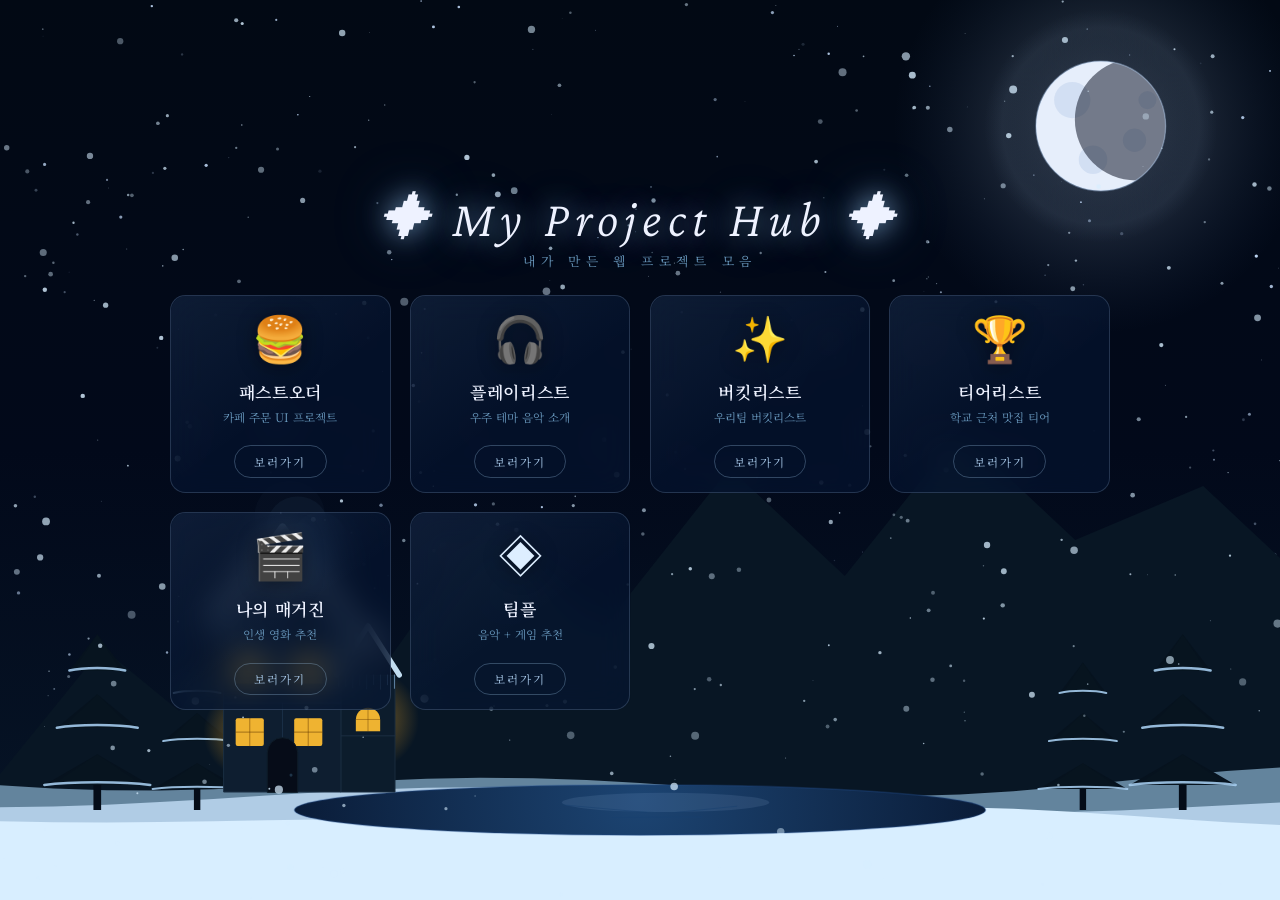
<file: index.html>
<!doctype html>
<html lang="ko">
<head>
<meta charset="UTF-8"/>
<meta name="viewport" content="width=device-width,initial-scale=1.0"/>
<title>My Project Hub</title>
<link href="https://fonts.googleapis.com/css2?family=Noto+Serif+KR:wght@300;400;600&family=Crimson+Pro:ital,wght@0,300;1,300&display=swap" rel="stylesheet"/>
<style>
*, *::before, *::after { margin:0; padding:0; box-sizing:border-box; }

html, body {
  width: 100%; height: 100%;
  overflow: hidden;
  background: #02091a;
  color: #ddeeff;
  font-family: 'Noto Serif KR', serif;
}

/* 씬 캔버스 (배경 + 씬 전부 하나로) */
#scene {
  position: fixed;
  inset: 0;
  width: 100%; height: 100%;
  z-index: 0;
}

/* UI */
.ui {
  position: fixed;
  inset: 0;
  z-index: 10;
  display: flex;
  flex-direction: column;
  justify-content: center;
  align-items: center;
  padding: 2vh 4vw;
}

/* 헤더 */
.hd {
  text-align: center;
  margin-bottom: clamp(16px, 2.8vh, 40px);
  animation: fadeD 1.2s ease both;
}
.hd h1 {
  font-family: 'Crimson Pro', serif;
  font-weight: 300; font-style: italic;
  font-size: clamp(22px, 4vw, 56px);
  letter-spacing: 0.12em;
  color: #eef2ff;
  text-shadow:
    0 0 28px rgba(160,210,255,.65),
    0 0 65px rgba(100,170,230,.30);
  white-space: nowrap;
}
.hd p {
  margin-top: 0.5vh;
  font-size: clamp(9px, 1vw, 13px);
  color: #6a9abf;
  letter-spacing: 0.45em;
}

/* 카드 그리드 — 모든 화면 대응 */
.grid {
  display: grid;
  grid-template-columns: repeat(4, 1fr);
  gap: clamp(8px, 1.5vw, 20px);
  width: min(92vw, 940px);
  animation: fadeU 1.2s .28s ease both;
}
.card {
  background: rgba(6,22,50,0.62);
  border: 1px solid rgba(168,200,232,0.20);
  border-radius: clamp(10px, 1.2vw, 18px);
  backdrop-filter: blur(16px);
  -webkit-backdrop-filter: blur(16px);
  padding: clamp(12px, 2vh, 28px) clamp(8px, 1.2vw, 20px) clamp(10px, 1.6vh, 22px);
  cursor: pointer;
  display: flex; flex-direction: column;
  align-items: center; justify-content: space-between;
  height: clamp(160px, 22vh, 265px);
  position: relative; overflow: hidden;
  transition: transform .4s cubic-bezier(.23,1,.32,1),
              border-color .35s, box-shadow .35s;
}
.card::before {
  content: ''; position: absolute; inset: 0;
  border-radius: inherit; pointer-events: none;
  background: linear-gradient(145deg,rgba(180,220,255,.06) 0%,transparent 55%);
}
.card::after {
  content: ''; position: absolute;
  bottom: 0; left: 0; right: 0; height: 2px;
  background: linear-gradient(90deg,transparent,rgba(168,210,248,.5),transparent);
  border-radius: 0 0 18px 18px;
  opacity: 0; transition: opacity .35s;
}
.card:hover {
  transform: translateY(-10px) scale(1.03);
  border-color: rgba(168,210,248,.46);
  box-shadow:
    0 18px 50px rgba(0,15,50,.78),
    0 0 28px rgba(100,168,228,.22),
    inset 0 1px 0 rgba(255,255,255,.07);
}
.card:hover::after { opacity: 1; }
.icon {
  font-size: clamp(26px, 3.5vw, 46px);
  line-height: 1;
  filter: drop-shadow(0 2px 10px rgba(0,0,0,.45));
  transition: transform .4s cubic-bezier(.23,1,.32,1);
}
.card:hover .icon { transform: scale(1.14) translateY(-4px); }
.card-txt { text-align: center; }
.card-txt h2 {
  font-size: clamp(11px, 1.4vw, 17px);
  font-weight: 600; color: #eef2ff;
  margin-bottom: 4px; letter-spacing: .04em;
}
.card-txt p {
  font-size: clamp(8.5px, 0.9vw, 12px);
  color: #6a9abf; line-height: 1.6;
}
.btn {
  padding: clamp(5px, .8vh, 9px) clamp(10px, 1.5vw, 22px);
  background: transparent;
  border: 1px solid rgba(168,210,248,.28);
  border-radius: 50px;
  color: #a8c8e8;
  font-size: clamp(8.5px, 0.9vw, 12px);
  font-family: 'Noto Serif KR', serif;
  letter-spacing: .18em; cursor: pointer;
  transition: all .3s; white-space: nowrap;
}
.btn:hover, .card:hover .btn {
  background: rgba(168,210,248,.11);
  border-color: rgba(168,210,248,.62);
  color: #c8e4f8;
  box-shadow: 0 0 18px rgba(100,178,238,.18);
}

@keyframes fadeD { from{opacity:0;transform:translateY(-20px)} to{opacity:1;transform:none} }
@keyframes fadeU { from{opacity:0;transform:translateY(24px)}  to{opacity:1;transform:none} }

/* 반응형 그리드 */
@media (max-width: 650px) {
  .grid { grid-template-columns: repeat(2,1fr); }
}
@media (max-width: 340px) {
  .grid { grid-template-columns: 1fr; }
}
</style>
</head>
<body>

<canvas id="scene"></canvas>

<div class="ui">
  <header class="hd">
    <h1>✦ My Project Hub ✦</h1>
    <p>내가 만든 웹 프로젝트 모음</p>
  </header>
  <div class="grid">
    <div class="card" onclick="goTo('fastorder.html')">
      <div class="icon">🍔</div>
      <div class="card-txt"><h2>패스트오더</h2><p>카페 주문 UI 프로젝트</p></div>
      <button class="btn">보러가기</button>
    </div>
    <div class="card" onclick="goTo('playlist.html')">
      <div class="icon">🎧</div>
      <div class="card-txt"><h2>플레이리스트</h2><p>우주 테마 음악 소개</p></div>
      <button class="btn">보러가기</button>
    </div>
    <div class="card" onclick="goTo('bucketlist.html')">
      <div class="icon">✨</div>
      <div class="card-txt"><h2>버킷리스트</h2><p>우리팀 버킷리스트</p></div>
      <button class="btn">보러가기</button>
    </div>
    <div class="card" onclick="goTo('tierlist.html')">
      <div class="icon">🏆</div>
      <div class="card-txt"><h2>티어리스트</h2><p>학교 근처 맛집 티어</p></div>
      <button class="btn">보러가기</button>
    </div>
    <div class="card" onclick="goTo('magazine.html')">
      <div class="icon">🎬</div>
      <div class="card-txt"><h2>나의 매거진</h2><p>인생 영화 추천</p></div>
      <button class="btn">보러가기</button>
    </div>
    <div class="card" onclick="goTo('Tindex.html')">
      <div class="icon">◈</div>
      <div class="card-txt"><h2>팀플</h2><p>음악 + 게임 추천</p></div>
      <button class="btn">보러가기</button>
    </div>
  </div>
</div>

<script>
'use strict';
function goTo(p){ window.location.href = p; }

const canvas = document.getElementById('scene');
const ctx    = canvas.getContext('2d');

/* ─────────────────────────────────────────
   유틸
───────────────────────────────────────── */
let W = 0, H = 0;

function resize(){
  W = canvas.width  = window.innerWidth;
  H = canvas.height = window.innerHeight;
}
resize();
window.addEventListener('resize', resize);

// 값이 화면 비율과 무관하게 항상 올바른 위치에 오도록
// 모든 좌표를 W, H의 비율로 계산
const px = (rx) => rx * W;   // 0~1 → 실제 px (가로)
const py = (ry) => ry * H;   // 0~1 → 실제 px (세로)

/* ─────────────────────────────────────────
   눈송이 파티클
───────────────────────────────────────── */
function makeFlakes(n, rMin, rMax, sMin, sMax){
  return Array.from({length:n}, () => ({
    x:     Math.random(),
    y:     Math.random(),
    r:     Math.random() * (rMax - rMin) + rMin,
    speed: Math.random() * (sMax - sMin) + sMin,
    drift: (Math.random() - 0.5) * 0.00040,
    swing: Math.random() * Math.PI * 2,
    ss:    Math.random() * 0.017 + 0.004,
    a:     Math.random() * 0.52 + 0.30
  }));
}
const FLAKES = [
  ...makeFlakes(85,  2.2, 4.2, 0.00082, 0.00150),
  ...makeFlakes(125, 1.1, 2.4, 0.00046, 0.00082),
  ...makeFlakes(140, 0.3, 1.2, 0.00018, 0.00046),
];

/* ─────────────────────────────────────────
   별 파티클
───────────────────────────────────────── */
const STARS = Array.from({length:170}, () => ({
  x:  Math.random(),
  y:  Math.random() * 0.82,
  r:  Math.random() * 1.5 + 0.28,
  a:  Math.random(),
  da: (Math.random() - 0.5) * 0.007
}));

/* ─────────────────────────────────────────
   굴뚝 연기 파티클
───────────────────────────────────────── */
const SMOKE = Array.from({length:8}, (_, i) => ({
  life: i * 0.14,
  x: 0, y: 0,
  r: 0
}));
let smokeT = 0;

/* ─────────────────────────────────────────
   달 (오른쪽 상단, 화면 기준 %)
───────────────────────────────────────── */
function drawMoon(){
  // 달 중심: 오른쪽에서 14%, 위에서 14% (어떤 비율에도 잘림 없음)
  const mx = W * 0.86;
  const my = H * 0.14;
  const mr = Math.min(W, H) * 0.072;  // 달 반지름 (화면 작은 변의 7.2%)

  // ── 큰 후광 ──
  const halo2 = ctx.createRadialGradient(mx, my, mr * 0.8, mx, my, mr * 3.2);
  halo2.addColorStop(0,   'rgba(192,220,255,0.00)');
  halo2.addColorStop(0.3, 'rgba(192,220,255,0.13)');
  halo2.addColorStop(1,   'rgba(72,120,176,0)');
  ctx.beginPath();
  ctx.arc(mx, my, mr * 3.2, 0, Math.PI * 2);
  ctx.fillStyle = halo2;
  ctx.fill();

  // ── 작은 후광 ──
  const halo1 = ctx.createRadialGradient(mx, my, mr * 0.9, mx, my, mr * 1.8);
  halo1.addColorStop(0,   'rgba(192,220,255,0.18)');
  halo1.addColorStop(1,   'rgba(136,174,212,0)');
  ctx.beginPath();
  ctx.arc(mx, my, mr * 1.8, 0, Math.PI * 2);
  ctx.fillStyle = halo1;
  ctx.fill();

  // ── 달 본체 ──
  ctx.beginPath();
  ctx.arc(mx, my, mr, 0, Math.PI * 2);
  ctx.fillStyle = '#e6eefb';
  ctx.fill();

  // ── 크레이터 + 초승달 그림자 (clipPath 역할: save/restore + clip) ──
  ctx.save();
  ctx.beginPath();
  ctx.arc(mx, my, mr, 0, Math.PI * 2);
  ctx.clip();

  // 크레이터
  const craters = [
    { ox: -0.22, oy: -0.20, r: 0.14 },
    { ox:  0.26, oy:  0.11, r: 0.09 },
    { ox: -0.06, oy:  0.26, r: 0.11 },
    { ox:  0.36, oy: -0.20, r: 0.07 },
  ];
  craters.forEach(c => {
    ctx.beginPath();
    ctx.arc(mx + c.ox * mr * 2, my + c.oy * mr * 2, c.r * mr * 2, 0, Math.PI * 2);
    ctx.fillStyle = 'rgba(180,200,230,0.40)';
    ctx.fill();
  });

  // 초승달 그림자 (달 원 안쪽에만)
  ctx.beginPath();
  ctx.arc(mx + mr * 0.54, my - mr * 0.10, mr * 0.94, 0, Math.PI * 2);
  ctx.fillStyle = 'rgba(2,9,26,0.50)';
  ctx.fill();

  ctx.restore();

  // ── 달 테두리 ──
  ctx.beginPath();
  ctx.arc(mx, my, mr, 0, Math.PI * 2);
  ctx.strokeStyle = 'rgba(182,210,246,0.38)';
  ctx.lineWidth = mr * 0.022;
  ctx.stroke();
}

/* ─────────────────────────────────────────
   산 (뒤 한 겹)
───────────────────────────────────────── */
function drawMountain(){
  // 산은 화면 너비 전체를 커버하고, 높이의 45~85% 구간에 위치
  const pts = [
    [0.00, 0.86], [0.08, 0.72], [0.14, 0.79],
    [0.22, 0.62], [0.30, 0.74], [0.38, 0.58],
    [0.47, 0.70], [0.57, 0.52], [0.66, 0.64],
    [0.75, 0.48], [0.84, 0.60], [0.94, 0.54],
    [1.00, 0.62], [1.00, 1.00], [0.00, 1.00],
  ];
  ctx.beginPath();
  ctx.moveTo(px(pts[0][0]), py(pts[0][1]));
  for(let i = 1; i < pts.length; i++){
    ctx.lineTo(px(pts[i][0]), py(pts[i][1]));
  }
  ctx.closePath();
  ctx.fillStyle = '#081624';
  ctx.fill();
}

/* ─────────────────────────────────────────
   소나무 (화면 양쪽)
   sx, sy = 나무 뿌리 중심 (비율), sh = 높이 비율
───────────────────────────────────────── */
function drawPine(sx, sy, sh, layers){
  // sh = 전체 높이(H 기준 비율)
  const bx = px(sx), by = py(sy);
  const th = py(sh);          // 전체 높이 px
  const trunkW = th * 0.055;
  const trunkH = th * 0.18;

  // 트렁크
  ctx.fillStyle = '#040c18';
  ctx.fillRect(bx - trunkW / 2, by - trunkH, trunkW, trunkH);

  // 층 (아래→위)
  const layerCount = layers || 3;
  for(let l = 0; l < layerCount; l++){
    const t = l / (layerCount - 1);           // 0=아래, 1=위
    const layerY  = by - trunkH - t * (th - trunkH);
    const layerW  = th * (0.38 - t * 0.18);  // 위로 갈수록 좁아짐
    const layerH  = th * (0.22 + t * 0.04);  // 높이

    // 어두운 삼각형
    ctx.beginPath();
    ctx.moveTo(bx - layerW, layerY);
    ctx.lineTo(bx, layerY - layerH);
    ctx.lineTo(bx + layerW, layerY);
    ctx.closePath();
    ctx.fillStyle = '#06121e';
    ctx.fill();
    // 약간 밝은 앞면
    ctx.beginPath();
    ctx.moveTo(bx - layerW * 0.85, layerY);
    ctx.lineTo(bx, layerY - layerH);
    ctx.lineTo(bx + layerW * 0.85, layerY);
    ctx.closePath();
    ctx.fillStyle = '#07141f';
    ctx.fill();

    // 눈 (위쪽 가장자리)
    ctx.beginPath();
    ctx.moveTo(bx - layerW, layerY);
    // 살짝 구불구불한 눈 곡선
    ctx.bezierCurveTo(
      bx - layerW * 0.5, layerY - th * 0.025,
      bx + layerW * 0.5, layerY - th * 0.025,
      bx + layerW, layerY
    );
    ctx.strokeStyle = 'rgba(168,208,242,0.88)';
    ctx.lineWidth   = Math.max(1.5, th * 0.018);
    ctx.lineCap     = 'round';
    ctx.stroke();
  }
}

function drawTrees(){
  // 왼쪽 나무 2그루
  drawPine(0.076, 0.90, 0.155, 3);
  drawPine(0.154, 0.90, 0.130, 3);
  // 오른쪽 나무 2그루
  drawPine(0.924, 0.90, 0.155, 3);
  drawPine(0.846, 0.90, 0.130, 3);
}

/* ─────────────────────────────────────────
   집 (개선된 디자인)
   - 본관 + 오른쪽 측면 날개동
   - 급경사 박공지붕 (Gothic 스타일)
   - 1층/2층 창문 구분
   - 벽 패널 라인으로 입체감
───────────────────────────────────────── */
function drawHouse(){
  const groundY = H * 0.88;
  const s       = Math.min(W, H);          // 기준 크기

  // ── 치수 ──
  const mainW = s * 0.130;                 // 본관 너비
  const mainH = s * 0.190;                 // 본관 높이
  const wingW = s * 0.060;                 // 날개동 너비
  const wingH = s * 0.130;                 // 날개동 높이

  // 본관 왼쪽 가장자리 x
  const hx  = W * 0.175;
  const hy  = groundY - mainH;            // 본관 지붕선 y
  const mcx = hx + mainW / 2;             // 본관 중앙 x

  // 날개동 (본관 오른쪽에 붙음)
  const wx  = hx + mainW;                 // 날개동 왼쪽 x
  const wy  = groundY - wingH;            // 날개동 지붕선 y
  const wcx = wx + wingW / 2;

  // 굴뚝: 본관 지붕 오른쪽 1/3 위
  const chimW  = s * 0.018;
  const chimH  = s * 0.075;
  const chimX  = mcx + mainW * 0.18;
  const chimY  = hy - mainH * 0.28;       // 지붕 경사 위

  // 창문 크기
  const wW  = mainW * 0.24,  wH  = mainH * 0.17;  // 본관 창문
  const wwW = wingW * 0.45,  wwH = wingH * 0.20;  // 날개동 창문

  // ── 창문 빛 후광 먼저 ──
  const winGlow = (wx2, wy2, rr) => {
    const g = ctx.createRadialGradient(wx2, wy2, 0, wx2, wy2, rr * 3.0);
    g.addColorStop(0,   'rgba(255,180,40,0.50)');
    g.addColorStop(1,   'rgba(255,180,40,0)');
    ctx.beginPath();
    ctx.arc(wx2, wy2, rr * 3.0, 0, Math.PI * 2);
    ctx.fillStyle = g;
    ctx.fill();
  };
  // 본관 2층 창문 2개
  const w1x = hx + mainW * 0.22, w1y = hy + mainH * 0.28;
  const w2x = hx + mainW * 0.72, w2y = hy + mainH * 0.28;
  // 본관 1층 창문 2개
  const w3x = hx + mainW * 0.22, w3y = hy + mainH * 0.65;
  const w4x = hx + mainW * 0.72, w4y = hy + mainH * 0.65;
  // 날개동 창문
  const ww1x = wcx, ww1y = wy + wingH * 0.38;

  winGlow(w1x, w1y, wW * 0.55);
  winGlow(w2x, w2y, wW * 0.55);
  winGlow(w3x, w3y, wW * 0.55);
  winGlow(w4x, w4y, wW * 0.55);
  winGlow(ww1x, ww1y, wwW * 0.7);

  // ── 날개동 본체 ──
  ctx.fillStyle   = '#0c1c2c';
  ctx.strokeStyle = '#182a3c';
  ctx.lineWidth   = 1;
  ctx.beginPath();
  ctx.rect(wx, wy, wingW, wingH);
  ctx.fill(); ctx.stroke();

  // 날개동 수평 패널 라인 (2층 구분)
  ctx.strokeStyle = 'rgba(30,50,72,0.80)';
  ctx.lineWidth   = 1;
  ctx.beginPath();
  ctx.moveTo(wx, wy + wingH * 0.52);
  ctx.lineTo(wx + wingW, wy + wingH * 0.52);
  ctx.stroke();

  // ── 본관 본체 ──
  ctx.fillStyle   = '#0e1e30';
  ctx.strokeStyle = '#1a2e42';
  ctx.lineWidth   = 1;
  ctx.beginPath();
  ctx.rect(hx, hy, mainW, mainH);
  ctx.fill(); ctx.stroke();

  // 본관 수평 패널 라인 (1층/2층 구분선)
  ctx.strokeStyle = 'rgba(30,52,76,0.75)';
  ctx.lineWidth   = 1;
  ctx.beginPath();
  ctx.moveTo(hx, hy + mainH * 0.48);
  ctx.lineTo(hx + mainW, hy + mainH * 0.48);
  ctx.stroke();

  // 본관 수직 패널 라인 (중앙)
  ctx.beginPath();
  ctx.moveTo(mcx, hy + mainH * 0.48);
  ctx.lineTo(mcx, groundY);
  ctx.stroke();

  // ── 날개동 지붕 (낮은 박공) ──
  ctx.beginPath();
  ctx.moveTo(wx  - wingW * 0.08, wy);
  ctx.lineTo(wcx, wy - wingH * 0.42);
  ctx.lineTo(wx  + wingW * 1.08, wy);
  ctx.closePath();
  ctx.fillStyle   = '#060d1a';
  ctx.strokeStyle = '#10202e';
  ctx.lineWidth   = 1;
  ctx.fill(); ctx.stroke();

  // ── 본관 지붕 (급경사 박공) ──
  ctx.beginPath();
  ctx.moveTo(hx  - mainW * 0.08, hy);
  ctx.lineTo(mcx, hy - mainH * 0.55);   // 더 뾰족하게
  ctx.lineTo(hx  + mainW * 1.08, hy);
  ctx.closePath();
  ctx.fillStyle   = '#070e1c';
  ctx.strokeStyle = '#122030';
  ctx.lineWidth   = 1;
  ctx.fill(); ctx.stroke();

  // 본관 지붕 중앙 장식 (작은 삼각 돌출)
  ctx.beginPath();
  ctx.moveTo(mcx - mainW * 0.14, hy - mainH * 0.10);
  ctx.lineTo(mcx, hy - mainH * 0.30);
  ctx.lineTo(mcx + mainW * 0.14, hy - mainH * 0.10);
  ctx.closePath();
  ctx.fillStyle   = '#060c18';
  ctx.strokeStyle = '#102030';
  ctx.lineWidth   = 1;
  ctx.fill(); ctx.stroke();

  // ── 굴뚝 ──
  ctx.fillStyle   = '#060c18';
  ctx.strokeStyle = '#0e1c28';
  ctx.lineWidth   = 1;
  ctx.beginPath();
  ctx.rect(chimX - chimW / 2, chimY, chimW, chimH);
  ctx.fill(); ctx.stroke();
  // 굴뚝 테두리 (약간 넓게)
  ctx.strokeStyle = '#182436';
  ctx.beginPath();
  ctx.rect(chimX - chimW / 2 - 1, chimY - 1, chimW + 2, chimH * 0.12);
  ctx.stroke();
  // 굴뚝 눈 모자
  ctx.fillStyle = 'rgba(172,210,240,0.85)';
  ctx.beginPath();
  ctx.roundRect(chimX - chimW * 0.8, chimY, chimW * 1.6, chimH * 0.10, 2);
  ctx.fill();

  // ── 창문 그리기 함수 ──
  const drawWin = (wx2, wy2, ww2, wh2, arch) => {
    // 창문 틀 + 내부 빛
    ctx.fillStyle   = '#ffb420';
    ctx.globalAlpha = 0.92;
    ctx.beginPath();
    if(arch){
      // 아치형 창문 (상단 반원)
      const r = ww2 / 2;
      ctx.moveTo(wx2 - ww2/2, wy2 + wh2/2);
      ctx.lineTo(wx2 - ww2/2, wy2 - wh2/2 + r);
      ctx.arc(wx2, wy2 - wh2/2 + r, r, Math.PI, 0);
      ctx.lineTo(wx2 + ww2/2, wy2 + wh2/2);
      ctx.closePath();
    } else {
      ctx.roundRect(wx2 - ww2/2, wy2 - wh2/2, ww2, wh2, 2);
    }
    ctx.fill();
    ctx.fillStyle   = '#ffe880';
    ctx.globalAlpha = 0.18;
    ctx.fill();
    ctx.globalAlpha = 1;
    // 창문 틀 선
    ctx.strokeStyle = 'rgba(100,58,0,0.45)';
    ctx.lineWidth   = Math.max(0.8, ww2 * 0.04);
    ctx.beginPath();
    ctx.moveTo(wx2, wy2 - wh2/2); ctx.lineTo(wx2, wy2 + wh2/2); ctx.stroke();
    ctx.beginPath();
    ctx.moveTo(wx2 - ww2/2, wy2); ctx.lineTo(wx2 + ww2/2, wy2); ctx.stroke();
  };

  // 본관 2층 창문 (아치형)
  drawWin(w1x, w1y, wW, wH, true);
  drawWin(w2x, w2y, wW, wH, true);
  // 본관 1층 창문 (사각)
  drawWin(w3x, w3y, wW, wH * 0.95, false);
  drawWin(w4x, w4y, wW, wH * 0.95, false);
  // 날개동 창문 (아치형, 작게)
  drawWin(ww1x, ww1y, wwW, wwH, true);

  // ── 문 (본관 중앙, 아치형) ──
  const doorW = mainW * 0.26, doorH = mainH * 0.26;
  const doorX = mcx, doorY2 = groundY - doorH * 0.88;
  ctx.fillStyle   = '#060c18';
  ctx.strokeStyle = '#0e1c28';
  ctx.lineWidth   = 1;
  ctx.beginPath();
  ctx.moveTo(doorX - doorW/2, groundY);
  ctx.lineTo(doorX - doorW/2, doorY2);
  ctx.arc(doorX, doorY2, doorW/2, Math.PI, 0);
  ctx.lineTo(doorX + doorW/2, groundY);
  ctx.closePath();
  ctx.fill(); ctx.stroke();
  // 문 손잡이
  ctx.beginPath();
  ctx.arc(doorX + doorW * 0.28, groundY - doorH * 0.38, doorW * 0.05, 0, Math.PI * 2);
  ctx.fillStyle = '#1e3448';
  ctx.fill();

  // ── 지붕 눈 ──
  const drawRoofSnow = (pts, lw) => {
    ctx.save();
    ctx.beginPath();
    ctx.moveTo(pts[0][0], pts[0][1]);
    for(let i = 1; i < pts.length; i++) ctx.lineTo(pts[i][0], pts[i][1]);
    ctx.strokeStyle = 'rgba(208,236,255,0.93)';
    ctx.lineWidth   = Math.max(2.5, lw);
    ctx.lineCap = 'round'; ctx.lineJoin = 'round';
    ctx.stroke();
    ctx.restore();
  };
  // 본관 지붕 눈
  drawRoofSnow([
    [hx - mainW*0.08, hy],
    [mcx, hy - mainH*0.55],
    [hx + mainW*1.08, hy]
  ], mainH * 0.042);
  // 본관 중앙 장식 눈
  drawRoofSnow([
    [mcx - mainW*0.14, hy - mainH*0.10],
    [mcx, hy - mainH*0.30],
    [mcx + mainW*0.14, hy - mainH*0.10]
  ], mainH * 0.030);
  // 날개동 지붕 눈
  drawRoofSnow([
    [wx - wingW*0.08, wy],
    [wcx, wy - wingH*0.42],
    [wx + wingW*1.08, wy]
  ], wingH * 0.045);

  // ── 고드름 (본관 처마 + 날개동 처마) ──
  const drawIcicles = (fromX, toX, roofY) => {
    ctx.strokeStyle = 'rgba(148,196,238,0.60)';
    ctx.lineCap = 'round';
    const step = (toX - fromX) / 9;
    for(let ix = fromX + step * 0.3; ix < toX; ix += step){
      const len = mainH * (0.055 + (Math.sin(ix * 0.5) * 0.5 + 0.5) * 0.028);
      ctx.lineWidth = Math.max(1.0, step * 0.14);
      ctx.beginPath();
      ctx.moveTo(ix, roofY);
      ctx.lineTo(ix, roofY + len);
      ctx.stroke();
    }
  };
  drawIcicles(hx - mainW*0.08, hx + mainW*1.08, hy);
  drawIcicles(wx - wingW*0.08, wx + wingW*1.08, wy);

  // ── 굴뚝 연기 ──
  SMOKE.forEach((sm, i) => {
    const life  = ((smokeT * 0.12 + i * 0.13) % 1.0);
    const sx2   = chimX + Math.sin(life * 4.5 + i * 1.2) * mainW * 0.14;
    const sy2   = chimY - life * mainH * 0.52;
    const sr    = chimW * 0.9 + life * chimW * 2.0;
    const alpha = Math.max(0, 0.52 - life * 0.68);
    if(alpha <= 0) return;
    ctx.beginPath();
    ctx.arc(sx2, sy2, sr, 0, Math.PI * 2);
    ctx.fillStyle = `rgba(44,68,96,${alpha.toFixed(2)})`;
    ctx.fill();
  });
}

/* ─────────────────────────────────────────
   쌓인 눈 지면 (3겹)
   화면 높이 기준으로 비율 계산
───────────────────────────────────────── */
function drawGround(){
  // 겹 1 (가장 뒤, 약간 투명)
  ctx.beginPath();
  ctx.moveTo(0, H * 0.870);
  for(let x = 0; x <= W; x += W / 24){
    const phase = x / W;
    const y = H * (0.870 + Math.sin(phase * Math.PI * 3.1 + 0.8) * 0.012
                         - Math.sin(phase * Math.PI * 1.7 + 2.1) * 0.007);
    ctx.lineTo(x, y);
  }
  ctx.lineTo(W, H);
  ctx.lineTo(0, H);
  ctx.closePath();
  ctx.fillStyle = 'rgba(138,178,208,0.70)';
  ctx.fill();

  // 겹 2
  ctx.beginPath();
  ctx.moveTo(0, H * 0.890);
  for(let x = 0; x <= W; x += W / 24){
    const phase = x / W;
    const y = H * (0.890 + Math.sin(phase * Math.PI * 2.7 + 1.4) * 0.010
                         - Math.sin(phase * Math.PI * 1.3 + 0.5) * 0.006);
    ctx.lineTo(x, y);
  }
  ctx.lineTo(W, H);
  ctx.lineTo(0, H);
  ctx.closePath();
  ctx.fillStyle = 'rgba(184,212,238,0.90)';
  ctx.fill();

  // 겹 3 (가장 앞, 흰색에 가깝게)
  ctx.beginPath();
  ctx.moveTo(0, H * 0.907);
  for(let x = 0; x <= W; x += W / 24){
    const phase = x / W;
    const y = H * (0.907 + Math.sin(phase * Math.PI * 2.2 + 0.2) * 0.008
                         + Math.sin(phase * Math.PI * 3.8 + 1.8) * 0.004);
    ctx.lineTo(x, y);
  }
  ctx.lineTo(W, H);
  ctx.lineTo(0, H);
  ctx.closePath();
  ctx.fillStyle = '#d8eeff';
  ctx.fill();
}

/* ─────────────────────────────────────────
   호수 (얼어붙은 느낌)
───────────────────────────────────────── */
function drawLake(){
  const lx = W * 0.50;           // 중앙
  const ly = H * 0.900;          // 지면 안쪽 (눈 아래)
  const lrx = W * 0.270;         // 가로 반지름
  const lry = H * 0.028;         // 세로 반지름 (납작하게)

  // 호수 본체
  const lakeGrad = ctx.createRadialGradient(lx, ly - lry * 0.4, 0, lx, ly, lrx);
  lakeGrad.addColorStop(0,   '#1c4472');
  lakeGrad.addColorStop(1,   '#0a1c38');
  ctx.beginPath();
  ctx.ellipse(lx, ly, lrx, lry, 0, 0, Math.PI * 2);
  ctx.fillStyle = lakeGrad;
  ctx.fill();

  // 하이라이트 (달 반사)
  ctx.beginPath();
  ctx.ellipse(lx + W * 0.02, ly - lry * 0.3, lrx * 0.30, lry * 0.38, 0, 0, Math.PI * 2);
  ctx.fillStyle = 'rgba(184,216,248,0.10)';
  ctx.fill();

  // 균열선
  ctx.strokeStyle = 'rgba(24,64,112,0.55)';
  ctx.lineWidth = 1;
  ctx.lineCap = 'round';
  [[-.22, -.2, .02, .1], [.10, .1, .28, -.15], [-.08, .3, .18, .28]].forEach(([ax,ay,bx,by]) => {
    ctx.beginPath();
    ctx.moveTo(lx + ax * lrx, ly + ay * lry);
    ctx.lineTo(lx + bx * lrx, ly + by * lry);
    ctx.stroke();
  });

  // 테두리
  ctx.beginPath();
  ctx.ellipse(lx, ly, lrx, lry, 0, 0, Math.PI * 2);
  ctx.strokeStyle = 'rgba(36,78,144,0.32)';
  ctx.lineWidth = 1.5;
  ctx.stroke();
}

/* ─────────────────────────────────────────
   별 (canvas)
───────────────────────────────────────── */
function drawStars(){
  STARS.forEach(s => {
    s.a += s.da;
    if(s.a > 1 || s.a < 0.12) s.da *= -1;
    ctx.beginPath();
    ctx.arc(s.x * W, s.y * H, s.r, 0, Math.PI * 2);
    ctx.fillStyle = `rgba(200,224,255,${s.a.toFixed(2)})`;
    ctx.fill();
  });
}

/* ─────────────────────────────────────────
   눈송이
───────────────────────────────────────── */
function drawSnow(){
  FLAKES.forEach(f => {
    f.swing += f.ss;
    f.y     += f.speed;
    f.x     += Math.sin(f.swing) * f.drift;
    if(f.y > 1){ f.y = -0.02; f.x = Math.random(); }
    if(f.x < 0) f.x = 1;
    if(f.x > 1) f.x = 0;
    ctx.beginPath();
    ctx.arc(f.x * W, f.y * H, f.r, 0, Math.PI * 2);
    ctx.fillStyle = `rgba(215,238,255,${f.a.toFixed(2)})`;
    ctx.fill();
  });
}

/* ─────────────────────────────────────────
   메인 루프
───────────────────────────────────────── */
function frame(){
  smokeT += 0.013;

  // 하늘 배경
  const skyGrad = ctx.createLinearGradient(0, 0, 0, H);
  skyGrad.addColorStop(0,   '#020914');
  skyGrad.addColorStop(0.5, '#02091a');
  skyGrad.addColorStop(1,   '#071628');
  ctx.fillStyle = skyGrad;
  ctx.fillRect(0, 0, W, H);

  drawStars();
  drawMoon();
  drawMountain();
  drawGround();
  drawLake();
  drawTrees();
  drawHouse();
  drawSnow();

  requestAnimationFrame(frame);
}

frame();
</script>
</body>
</html>
</file>
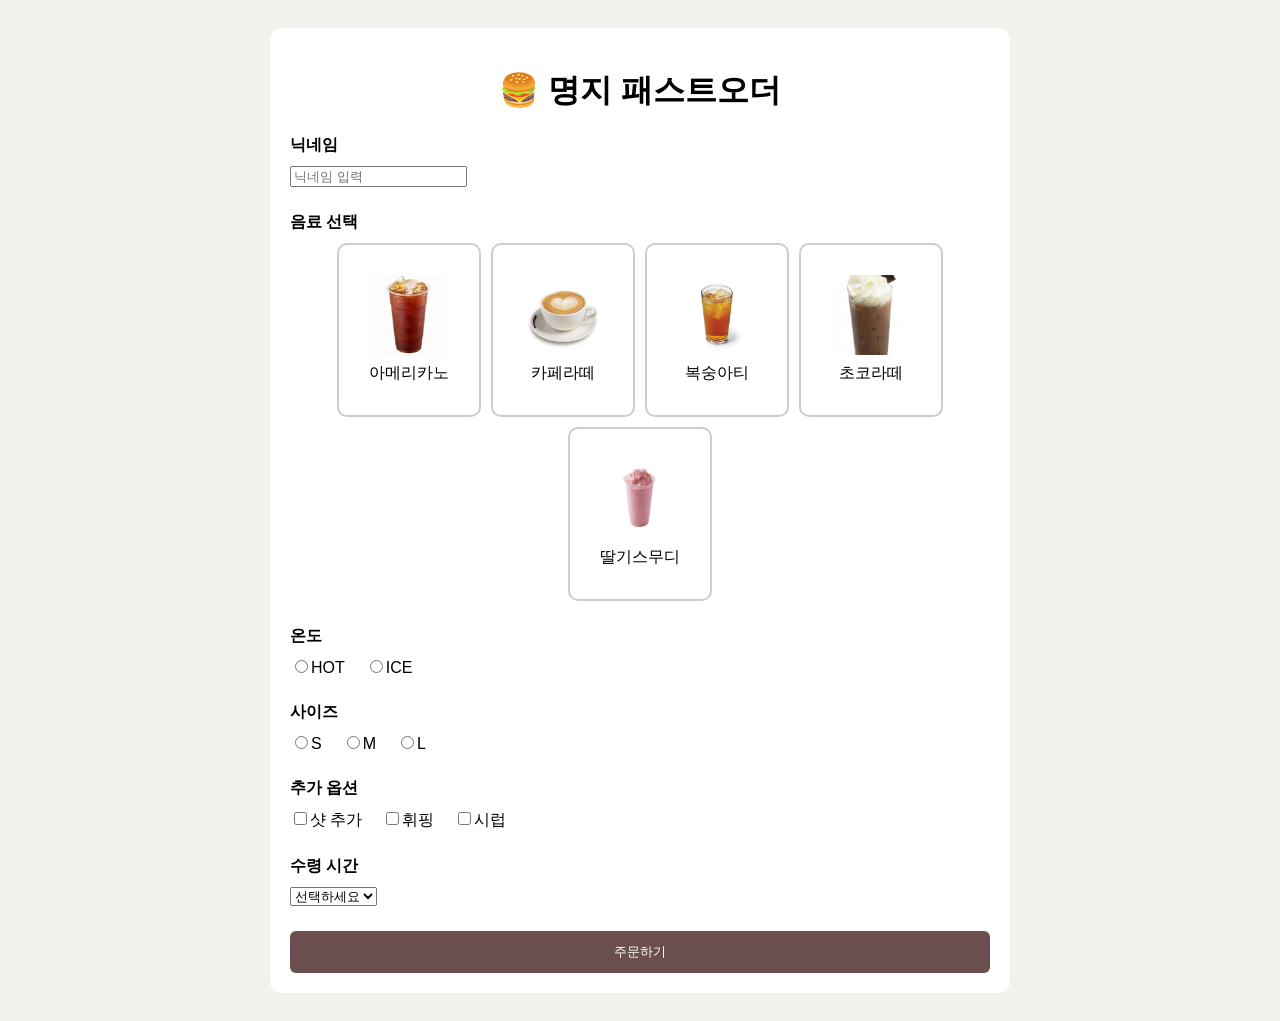
<file: fastorder.html>
<!doctype html>
<html lang="ko">
  <head>
    <meta charset="UTF-8" />
    <meta name="viewport" content="width=device-width, initial-scale=1.0" />
    <title>명지 패스트오더</title>

    <style>
      body {
        font-family: Arial, sans-serif;
        background-color: #f3f1ed;
        padding: 20px;
      }

      .container {
        max-width: 700px;
        margin: auto;
        background: white;
        padding: 20px;
        border-radius: 12px;
      }

      h1 {
        text-align: center;
      }

      .form-group {
        margin-bottom: 25px;
      }

      .title {
        font-weight: bold;
        margin-bottom: 10px;
        display: block;
      }

      .drink-container {
        display: flex;
        gap: 10px;
        flex-wrap: wrap;
        justify-content: center;
      }

      .drink-card {
        width: 120px;
        height: 150px;
        border: 2px solid #ccc;
        border-radius: 10px;
        padding: 10px;
        cursor: pointer;

        display: flex;
        flex-direction: column;
        justify-content: center;
        align-items: center;

        text-align: center;
      }

      .drink-card img {
        width: 80px;
        height: 80px;
        object-fit: cover;
        margin-bottom: 8px;
      }

      input[type="radio"]:checked + .drink-card {
        border-color: #6b4f4f;
        background-color: #f0e6e6;
      }

      .drink-option {
        display: none;
      }

      .option-row {
        display: flex;
        gap: 20px;
        justify-content: left;
      }

      .option-item {
        flex-direction: column;
        align-items: left;
      }

      button {
        width: 100%;
        padding: 12px;
        background: #6b4f4f;
        color: white;
        border: none;
        border-radius: 6px;
      }
    </style>
  </head>

  <body>
    <div class="container">
      <h1>🍔 명지 패스트오더</h1>

      <form>
        <div class="form-group">
          <span class="title">닉네임</span>
          <input type="text" placeholder="닉네임 입력" required />
        </div>

        <div class="form-group">
          <span class="title">음료 선택</span>

          <div class="drink-container">
            <label>
              <input type="radio" name="drink" class="drink-option" />
              <div class="drink-card">
                <img src="imges/aa.jpg" alt="" width="100" />아메리카노
              </div>
            </label>

            <label>
              <input type="radio" name="drink" class="drink-option" />
              <div class="drink-card">
                <img src="imges/cl.jpg" alt="" width="100" />카페라떼
              </div>
            </label>

            <label>
              <input type="radio" name="drink" class="drink-option" />
              <div class="drink-card">
                <img src="imges/pt.jpg" alt="" width="100" />복숭아티
              </div>
            </label>

            <label>
              <input type="radio" name="drink" class="drink-option" />
              <div class="drink-card">
                <img src="imges/ckl.jpg" alt="" width="100" />초코라떼
              </div>
            </label>

            <label>
              <input type="radio" name="drink" class="drink-option" />
              <div class="drink-card">
                <img src="imges/ss.png" alt="" width="100" />딸기스무디
              </div>
            </label>
          </div>
        </div>

        <div class="form-group">
          <span class="title">온도</span>
          <div class="option-row">
            <label class="option-item">
              <input type="radio" name="temp" /><span>HOT</span>
            </label>
            <label class="option-item">
              <input type="radio" name="temp" /><span>ICE</span>
            </label>
          </div>
        </div>

        <div class="form-group">
          <span class="title">사이즈</span>
          <div class="option-row">
            <label class="option-item">
              <input type="radio" name="size" /><span>S</span>
            </label>
            <label class="option-item">
              <input type="radio" name="size" /><span>M</span>
            </label>
            <label class="option-item">
              <input type="radio" name="size" /><span>L</span>
            </label>
          </div>
        </div>

        <div class="form-group">
          <span class="title">추가 옵션</span>
          <div class="option-row">
            <label class="option-item">
              <input type="checkbox" /><span>샷 추가</span>
            </label>
            <label class="option-item">
              <input type="checkbox" /><span>휘핑</span>
            </label>
            <label class="option-item">
              <input type="checkbox" /><span>시럽</span>
            </label>
          </div>
        </div>

        <div class="form-group">
          <span class="title">수령 시간</span>
          <select required>
            <option value="">선택하세요</option>
            <option>5분 후</option>
            <option>10분 후</option>
            <option>15분 후</option>
          </select>
        </div>

        <button type="submit">주문하기</button>
      </form>
    </div>

    <script>
      const radios = document.querySelectorAll('input[type="radio"]');

      radios.forEach((radio) => {
        radio.addEventListener("click", function () {
          if (this.checked && this.dataset.checked === "true") {
            this.checked = false;
            this.dataset.checked = "false";
          } else {
            document
              .querySelectorAll(`input[name="${this.name}"]`)
              .forEach((r) => (r.dataset.checked = "false"));
            this.dataset.checked = "true";
          }
        });
      });
    </script>
  </body>
</html>
</file>
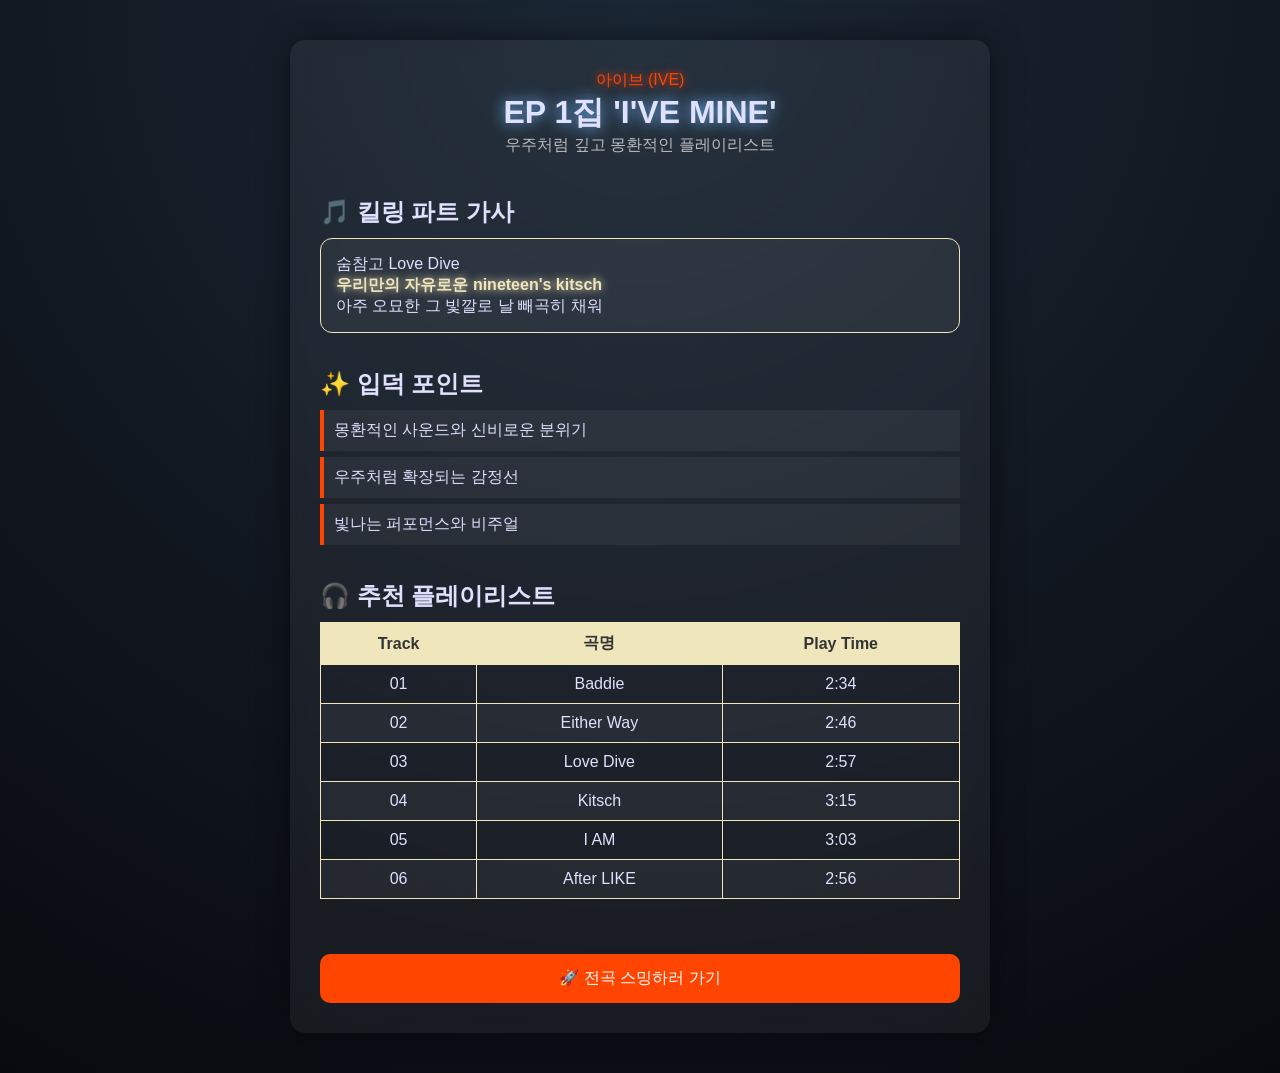
<file: playlist.html>
<!DOCTYPE html>
<html lang="ko">
<head>
<meta charset="UTF-8">
<meta name="viewport" content="width=device-width, initial-scale=1.0">
<title>playlist</title>

<style>
* {
  margin: 0;
  padding: 0;
  box-sizing: border-box;
}

/* 배경 */
body {
  padding: 40px 0;
  background: radial-gradient(circle at top, #1b2735, #090a0f);
  color: #e0e0ff;
  font-family: Arial, sans-serif;
}

/* 별 효과 */
body::before {
  content: "";
  position: fixed;
  width: 100%;
  height: 100%;
  background: url('https://www.transparenttextures.com/patterns/stardust.png');
  opacity: 0.3;
  z-index: -1;
}

/* 가운데 카드 */
.container {
  max-width: 700px;
  margin: auto;
  background: rgba(255,255,255,0.05);
  padding: 30px;
  border-radius: 15px;
  backdrop-filter: blur(8px);
  box-shadow: 0 0 30px rgba(0,0,0,0.5);
}

/* 헤더 */
#album-header {
  text-align: center;
  margin-bottom: 40px;
}

.artist-name {
  color: #FF4500; /* 필수 색상 */
  text-shadow: 0 0 10px #FF4500;
}

h1 {
  font-size: 32px;
  text-shadow: 0 0 15px #74b9ff;
}

.subtitle {
  color: #bbb;
}

/* 가사 */
.lyrics-box {
  background: rgba(255,255,255,0.05);
  border: 1px solid #F0E6BC; /* 필수 색상 */
  padding: 15px;
  border-radius: 12px;
  margin-top: 10px;
}

.highlight {
  color: #F0E6BC;
  text-shadow: 0 0 8px #F0E6BC;
  font-weight: bold;
}

/* 리스트 */
#charm-list {
  list-style: none;
  margin-top: 10px;
}

#charm-list li {
  padding: 10px;
  margin-bottom: 6px;
  border-left: 4px solid #FF4500;
  background: rgba(255,255,255,0.05);
}

/* 테이블 */
#track-table {
  width: 100%;
  border-collapse: collapse;
  margin-top: 10px;
}

#track-table th, #track-table td {
  border: 1px solid #F0E6BC;
  padding: 10px;
  text-align: center;
}

#track-table th {
  background: #F0E6BC;
  color: #333;
}

#track-table tr:nth-child(even) {
  background: rgba(255,255,255,0.05);
}

/* 버튼 */
.listen-btn {
  margin-top: 20px;
  width: 100%;
  padding: 14px;
  background: #FF4500;
  border: none;
  border-radius: 10px;
  color: white;
  font-size: 16px;
  cursor: pointer;
  transition: 0.3s;
}

.listen-btn:hover {
  box-shadow: 0 0 20px #FF4500;
  transform: scale(1.05);
}

/* 간격 */
section {
  margin-bottom: 35px;
}
</style>

</head>

<body>

<div class="container">

<header id="album-header">
  <p class="artist-name">아이브 (IVE)</p>
  <h1>EP 1집 'I'VE MINE'</h1>
  <p class="subtitle">우주처럼 깊고 몽환적인 플레이리스트</p>
</header>

<section class="lyrics-section">
  <h2>🎵 킬링 파트 가사</h2>
  <div class="lyrics-box">
    <p>숨참고 Love Dive</p>
    <p class="highlight">우리만의 자유로운 nineteen's kitsch</p>
    <p>아주 오묘한 그 빛깔로 날 빼곡히 채워</p>
  </div>
</section>

<section class="info-section">
  <h2>✨ 입덕 포인트</h2>
  <ul id="charm-list">
    <li>몽환적인 사운드와 신비로운 분위기</li>
    <li>우주처럼 확장되는 감정선</li>
    <li>빛나는 퍼포먼스와 비주얼</li>
  </ul>
</section>

<section class="track-section">
  <h2>🎧 추천 플레이리스트</h2>
  <table id="track-table">
    <thead>
      <tr>
        <th>Track</th>
        <th>곡명</th>
        <th>Play Time</th>
      </tr>
    </thead>
    <tbody>
      <tr><td>01</td><td>Baddie</td><td>2:34</td></tr>
      <tr><td>02</td><td>Either Way</td><td>2:46</td></tr>
      <tr><td>03</td><td>Love Dive</td><td>2:57</td></tr>
      <tr><td>04</td><td>Kitsch</td><td>3:15</td></tr>
      <tr><td>05</td><td>I AM</td><td>3:03</td></tr>
      <tr><td>06</td><td>After LIKE</td><td>2:56</td></tr>
    </tbody>
  </table>
</section>

<footer id="album-footer">
  <button class="listen-btn">🚀 전곡 스밍하러 가기</button>
</footer>

</div>

</body>
</html>
</file>
